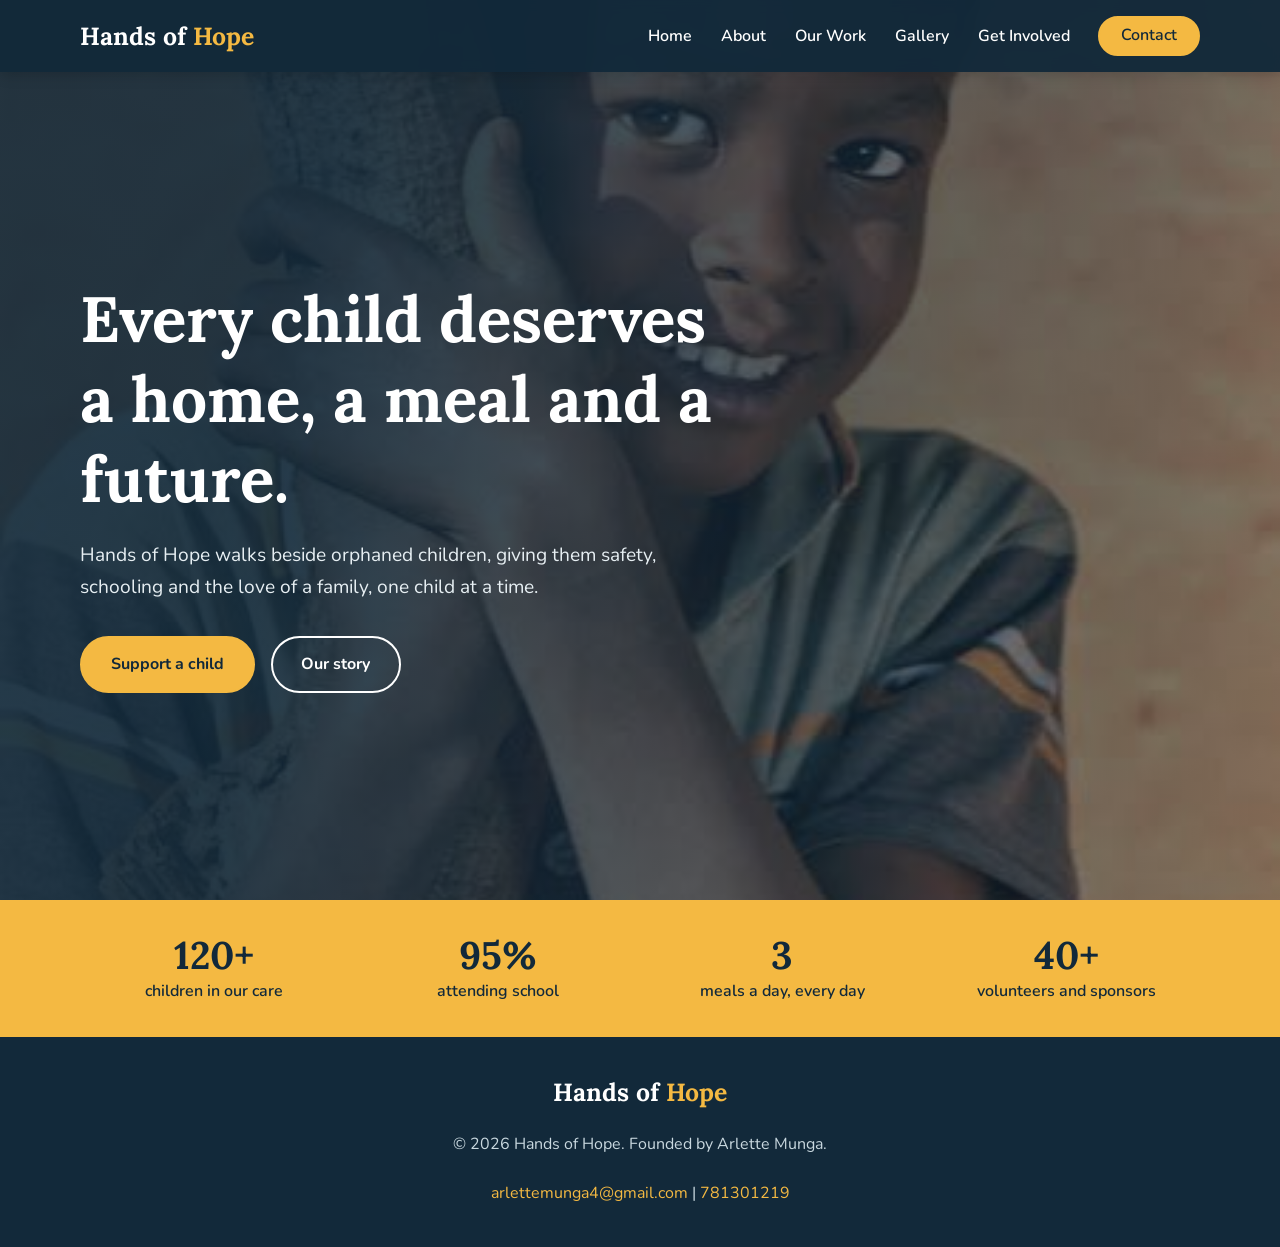
<file: index.html>
<!DOCTYPE html>
<html lang="en">
<head>
  <meta charset="UTF-8">
  <meta name="viewport" content="width=device-width, initial-scale=1">
  <title>Hands of Hope | Every child deserves a home</title>
  <meta name="description" content="Hands of Hope gives orphaned children food, education, healthcare and the love of a family.">
  <link rel="preconnect" href="https://fonts.googleapis.com">
  <link rel="preconnect" href="https://fonts.gstatic.com" crossorigin>
  <link href="https://fonts.googleapis.com/css2?family=Lora:wght@500;700&family=Nunito:wght@400;600;700&display=swap" rel="stylesheet">
  <link rel="stylesheet" href="style.css">
</head>
<body>

  <!-- NAVIGATION -->
  <header class="site-header">
    <nav class="nav container">
      <a href="index.html" class="logo">Hands of <span>Hope</span></a>

      <input type="checkbox" id="menu-toggle" class="menu-toggle" aria-label="Toggle menu">
      <label for="menu-toggle" class="menu-button" aria-hidden="true"><span></span><span></span><span></span></label>

      <ul class="nav-links">
        <li><a href="index.html">Home</a></li>
        <li><a href="About Us.html">About</a></li>
        <li><a href="work.html">Our Work</a></li>
        <li><a href="gallery.html">Gallery</a></li>
        <li><a href="Help.html">Get Involved</a></li>
        <li><a href="contact Us.html" class="btn btn-small">Contact</a></li>
      </ul>
    </nav>
  </header>

  <!-- HERO -->
  <section id="home" class="hero">
    <div class="hero-text container">
      <h1>Every child deserves a home, a meal and a future.</h1>
      <p>Hands of Hope walks beside orphaned children, giving them safety, schooling and the love of a family, one child at a time.</p>
      <div class="hero-buttons">
        <a href="Help.html" class="btn">Support a child</a>
        <a href="https://www.youtube.com/watch?v=VCeWr8OFuEs" class="btn btn-outline">Our story</a>
      </div>
    </div>
  </section>

  <!-- STATS -->
  <section class="stats">
    <div class="container stats-grid">
      <div><strong>120+</strong><span>children in our care</span></div>
      <div><strong>95%</strong><span>attending school</span></div>
      <div><strong>3</strong><span>meals a day, every day</span></div>
      <div><strong>40+</strong><span>volunteers and sponsors</span></div>
    </div>
  </section>

  


       <!-- GET INVOLVED -->

       <!--
  <section id="help" class="section section-dark">
    <div class="container">
      <h2 class="center">Be the reason a child smiles</h2>
      <p class="lead center">You do not need to do everything. You only need to do something.</p>

      <div class="cards">
        <article class="card card-light">
          <h3>Sponsor a child</h3>
          <p>Cover a child's schooling, meals and care every month and receive updates on their progress.</p>
        </article>
        <article class="card card-light">
          <h3>Donate</h3>
          <p>Any amount helps us buy food, books, medicine and clothing for children in need.</p>
        </article>
        <article class="card card-light">
          <h3>Volunteer</h3>
          <p>Give your time to teach, mentor, cook or simply play. Your presence matters.</p>
        </article>
      </div>

      <p class="center"><a href="#contact" class="btn">Talk to us today</a></p>
    </div>
  </section>

  -->

  

  <!-- CONTACT -->

          <!-- 
  <section id="contact" class="section">
    <div class="container two-col">
      <div>
        <h2>Let's talk</h2>
        <p>Have a question, want to give, or ready to volunteer? Reach out and we will reply as soon as we can.</p>
        <ul class="contact-list">
          <li><strong>Name</strong> Arlette Munga</li>
          <li><strong>Email</strong> <a href="mailto:arlettemunga4@gmail.com">arlettemunga4@gmail.com</a></li>
          <li><strong>Phone</strong> <a href="tel:+256786735360">786735360</a></li>
        </ul>
      </div>
          
    -->
           
      <!-- Opens the visitor's email app with the message ready to send -->

                  <!--

      <form class="form" action="mailto:arlettemunga4@gmail.com" method="post" enctype="text/plain">
        <label for="name">Your name</label>
        <input type="text" id="name" name="name" required>

        <label for="email">Your email</label>
        <input type="email" id="email" name="email" required>

        <label for="message">Your message</label>
        <textarea id="message" name="message" rows="5" required></textarea>

        <button type="submit" class="btn">Send message</button>
      </form>
    </div>

                  
  </section> 
  
  
                 -->

  <!-- FOOTER -->
  <footer class="footer">
    <div class="container footer-inner">
      <p class="logo">Hands of <span>Hope</span></p>
      <p>&copy; <span id="year">2026</span> Hands of Hope. Founded by Arlette Munga.</p>
      <p><a href="mailto:arlettemunga4@gmail.com">arlettemunga4@gmail.com</a> | <a href="tel:+256781301219">781301219</a></p>
    </div>
  </footer>

  <script>document.getElementById("year").textContent = new Date().getFullYear();</script>
</body>
</html>
</file>
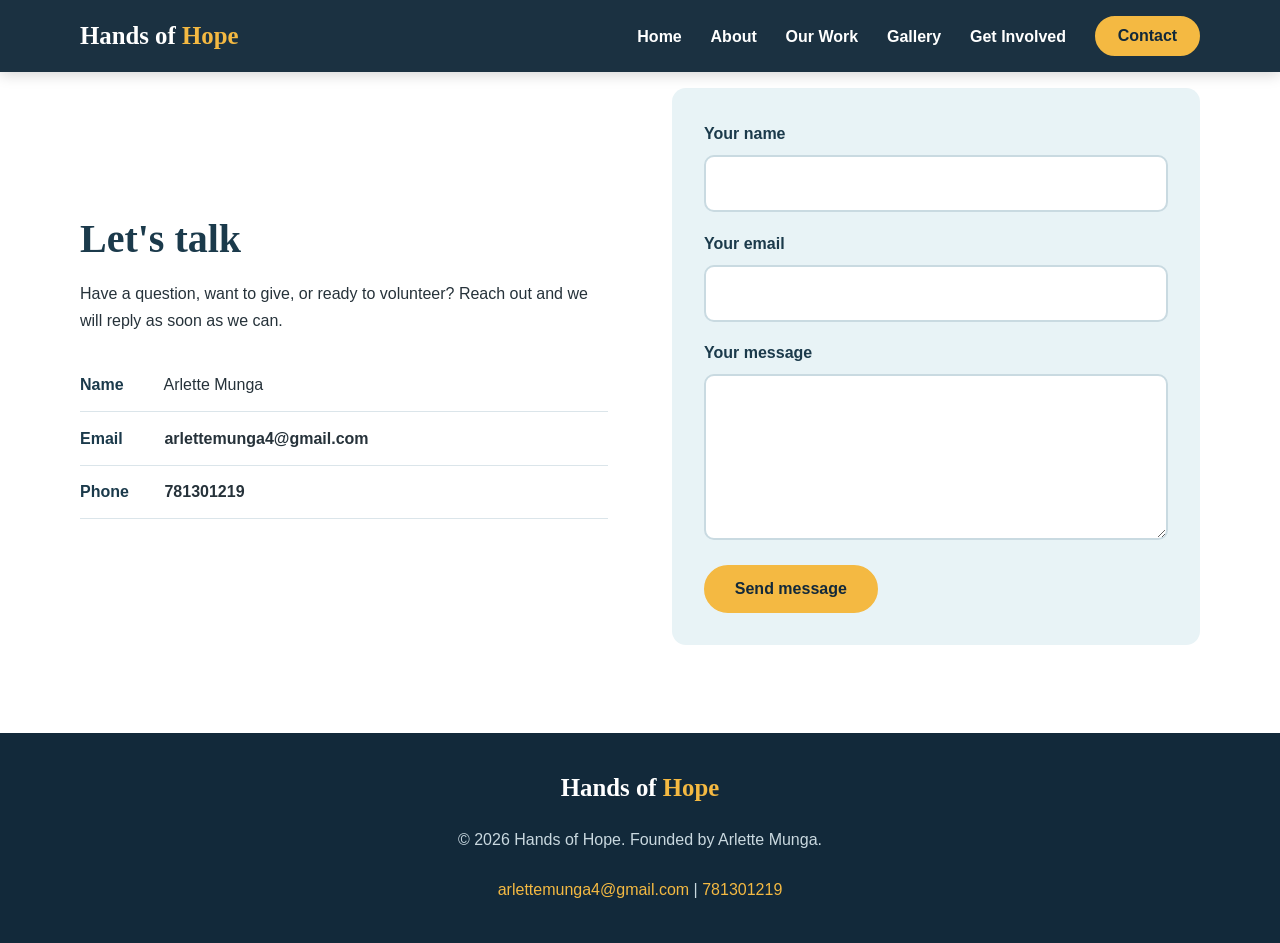
<file: contact Us.html>
<!DOCTYPE html>
<html lang="en">
<head>
    <meta charset="UTF-8">
    <meta name="viewport" content="width=device-width, initial-scale=1.0">
    <title>Document</title>
    <link rel="stylesheet" href="style.css">
</head>
<body>


  <!-- NAVIGATION -->
  <header class="site-header">
    <nav class="nav container">
      <a href="#home" class="logo">Hands of <span>Hope</span></a>

      <input type="checkbox" id="menu-toggle" class="menu-toggle" aria-label="Toggle menu">
      <label for="menu-toggle" class="menu-button" aria-hidden="true"><span></span><span></span><span></span></label>

      <ul class="nav-links">
        <li><a href="index.html">Home</a></li>
        <li><a href="About Us.html">About</a></li>
        <li><a href="work.html">Our Work</a></li>
        <li><a href="gallery.html">Gallery</a></li>
        <li><a href="Help.html">Get Involved</a></li>
        <li><a href="contact Us.html" class="btn btn-small">Contact</a></li>
      </ul>
    </nav>
  </header>


    <!-- CONTACT -->
  <section id="contact" class="section">
    <div class="container two-col">
      <div>
        <h2>Let's talk</h2>
        <p>Have a question, want to give, or ready to volunteer? Reach out and we will reply as soon as we can.</p>
        <ul class="contact-list">
          <li><strong>Name</strong> Arlette Munga</li>
          <li><strong>Email</strong> <a href="mailto:arlettemunga4@gmail.com">arlettemunga4@gmail.com</a></li>
          <li><strong>Phone</strong> <a href="tel:+256781301219">781301219</a></li>
        </ul>
      </div>

      <!-- Opens the visitor's email app with the message ready to send -->
      <form class="form" action="mailto:arlettemunga4@gmail.com" method="post" enctype="text/plain">
        <label for="name">Your name</label>
        <input type="text" id="name" name="name" required>

        <label for="email">Your email</label>
        <input type="email" id="email" name="email" required>

        <label for="message">Your message</label>
        <textarea id="message" name="message" rows="5" required></textarea>

        <button type="submit" class="btn">Send message</button>
      </form>
    </div>
  </section>

  <!-- FOOTER -->
  <footer class="footer">
    <div class="container footer-inner">
      <p class="logo">Hands of <span>Hope</span></p>
      <p>&copy; <span id="year">2026</span> Hands of Hope. Founded by Arlette Munga.</p>
      <p><a href="mailto:arlettemunga4@gmail.com">arlettemunga4@gmail.com</a> | <a href="tel:+256781301219">781301219</a></p>
    </div>
  </footer>
</body>
</html>
</file>
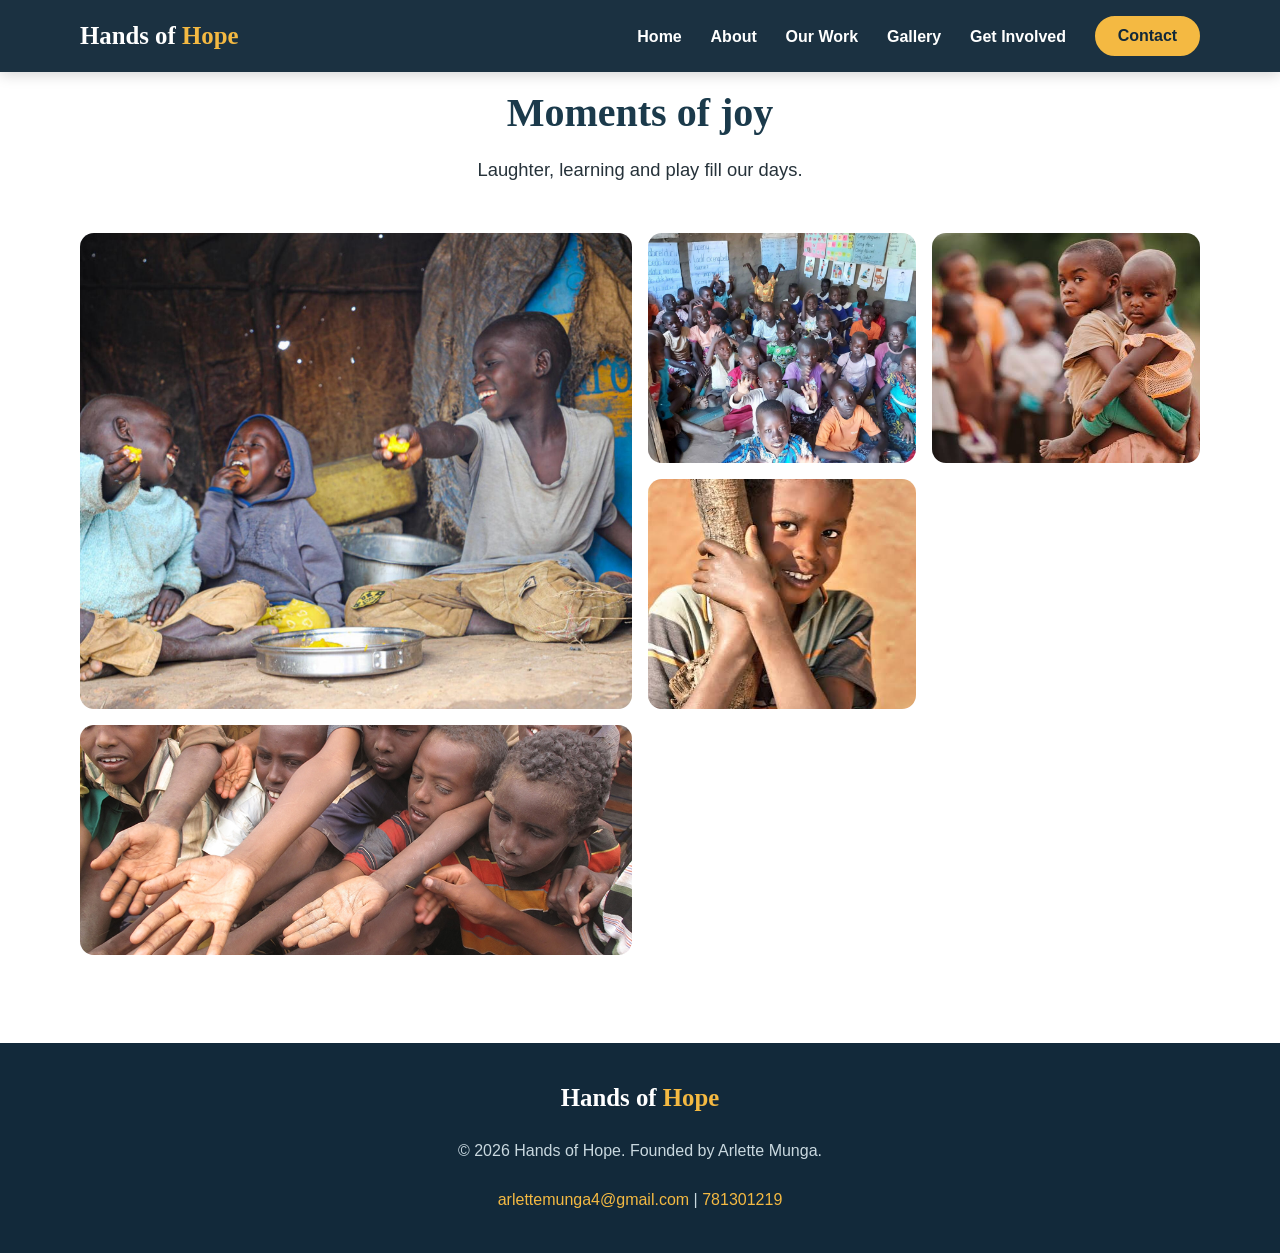
<file: gallery.html>
<!DOCTYPE html>
<html lang="en">
<head>
    <meta charset="UTF-8">
    <meta name="viewport" content="width=device-width, initial-scale=1.0">
    <title>Document</title>
    <link rel="stylesheet" href="style.css">
</head>
<body>

  <!-- NAVIGATION -->
  <header class="site-header">
    <nav class="nav container">
      <a href="#home" class="logo">Hands of <span>Hope</span></a>

      <input type="checkbox" id="menu-toggle" class="menu-toggle" aria-label="Toggle menu">
      <label for="menu-toggle" class="menu-button" aria-hidden="true"><span></span><span></span><span></span></label>

      <ul class="nav-links">
        <li><a href="index.html">Home</a></li>
        <li><a href="About Us.html">About</a></li>
        <li><a href="work.html">Our Work</a></li>
        <li><a href="gallery.html">Gallery</a></li>
        <li><a href="Help.html">Get Involved</a></li>
        <li><a href="contact Us.html" class="btn btn-small">Contact</a></li>
      </ul>
    </nav>
  </header>

  
    <!-- GALLERY -->
  <section id="gallery" class="section">
    <div class="container">
      <h2 class="center">Moments of joy</h2>
      <p class="lead center">Laughter, learning and play fill our days.</p>

      <div class="gallery">
        <figure class="g1"><img src="gallery1.jpg" alt="Children playing outdoors" loading="lazy"></figure>
        <figure><img src="gallery2.jpg" alt="Children studying in class" loading="lazy"></figure>
        <figure><img src="gallery3.jpg" alt="Children sharing a meal" loading="lazy"></figure>
        <figure><img src="gallery4.jpg" alt="A caregiver hugging a child" loading="lazy"></figure>
        <figure class="g5"><img src="gallery5.jpg" alt="Children singing together" loading="lazy"></figure>
      </div>
    </div>
  </section>

   <footer class="footer">
    <div class="container footer-inner">
      <p class="logo">Hands of <span>Hope</span></p>
      <p>&copy; <span id="year">2026</span> Hands of Hope. Founded by Arlette Munga.</p>
      <p><a href="mailto:arlettemunga4@gmail.com">arlettemunga4@gmail.com</a> | <a href="tel:+256781301219">781301219</a></p>
    </div>
  </footer>

</body>
</html>
</file>
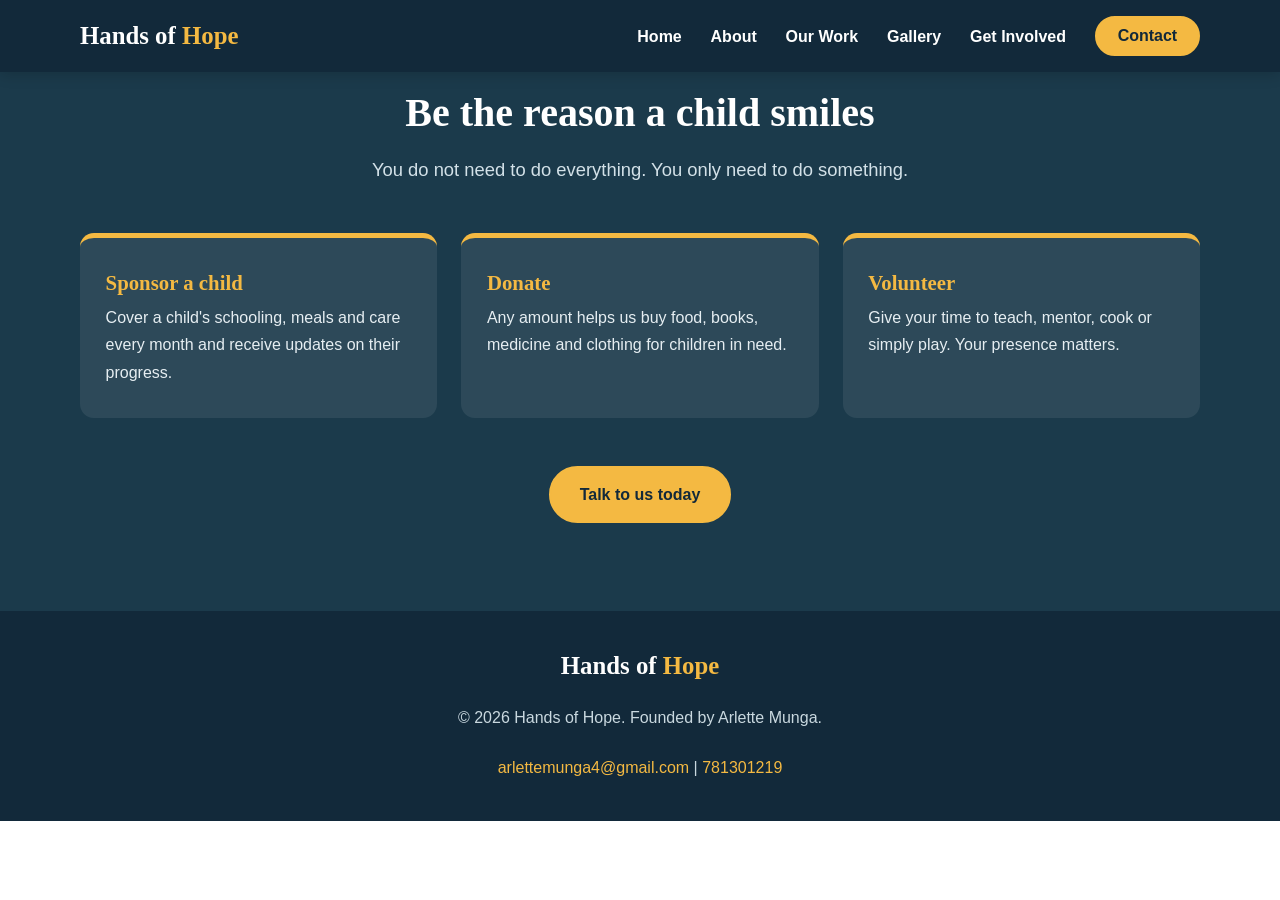
<file: Help.html>
<!DOCTYPE html>
<html lang="en">
<head>
    <meta charset="UTF-8">
    <meta name="viewport" content="width=device-width, initial-scale=1.0">
    <title>Document</title>
    <link rel="stylesheet" href="style.css">
</head>
<body>

  <!-- NAVIGATION -->
  <header class="site-header">
    <nav class="nav container">
      <a href="#home" class="logo">Hands of <span>Hope</span></a>

      <input type="checkbox" id="menu-toggle" class="menu-toggle" aria-label="Toggle menu">
      <label for="menu-toggle" class="menu-button" aria-hidden="true"><span></span><span></span><span></span></label>

      <ul class="nav-links">
        <li><a href="index.html">Home</a></li>
        <li><a href="About Us.html">About</a></li>
        <li><a href="work.html">Our Work</a></li>
        <li><a href="gallery.html">Gallery</a></li>
        <li><a href="Help.html">Get Involved</a></li>
        <li><a href="contact Us.html" class="btn btn-small">Contact</a></li>
      </ul>
    </nav>
  </header>


    <!-- GET INVOLVED -->
  <section id="help" class="section section-dark">
    <div class="container">
      <h2 class="center">Be the reason a child smiles</h2>
      <p class="lead center">You do not need to do everything. You only need to do something.</p>

      <div class="cards">
        <article class="card card-light">
          <h3>Sponsor a child</h3>
          <p>Cover a child's schooling, meals and care every month and receive updates on their progress.</p>
        </article>
        <article class="card card-light">
          <h3>Donate</h3>
          <p>Any amount helps us buy food, books, medicine and clothing for children in need.</p>
        </article>
        <article class="card card-light">
          <h3>Volunteer</h3>
          <p>Give your time to teach, mentor, cook or simply play. Your presence matters.</p>
        </article>
      </div>

      <p class="center"><a href="#contact" class="btn">Talk to us today</a></p>
    </div>
  </section>

   <footer class="footer">
    <div class="container footer-inner">
      <p class="logo">Hands of <span>Hope</span></p>
      <p>&copy; <span id="year">2026</span> Hands of Hope. Founded by Arlette Munga.</p>
      <p><a href="mailto:arlettemunga4@gmail.com">arlettemunga4@gmail.com</a> | <a href="tel:+256781301219">781301219</a></p>
    </div>
  </footer>

</body>
</html>
</file>
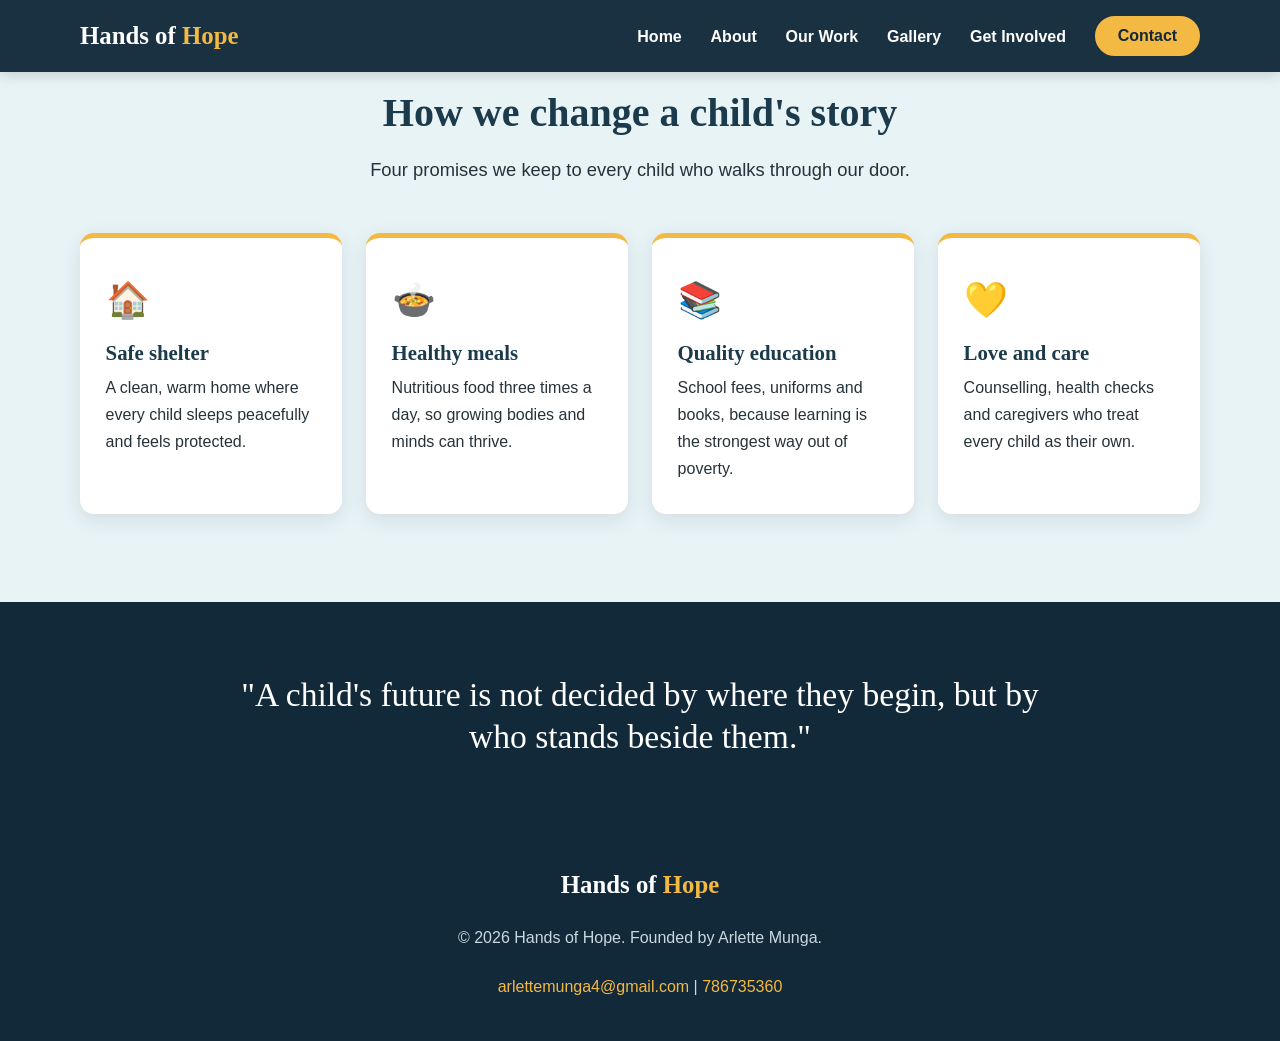
<file: work.html>
<!DOCTYPE html>
<html lang="en">
<head>
    <meta charset="UTF-8">
    <meta name="viewport" content="width=device-width, initial-scale=1.0">
    <title>our work</title>
    <link rel="stylesheet" href="style.css">
</head>
<body>
    <!-- NAVIGATION -->
  <header class="site-header">
    <nav class="nav container">
      <a href="index.html" class="logo">Hands of <span>Hope</span></a>

      <input type="checkbox" id="menu-toggle" class="menu-toggle" aria-label="Toggle menu">
      <label for="menu-toggle" class="menu-button" aria-hidden="true"><span></span><span></span><span></span></label>

      <ul class="nav-links">
        <li><a href="index.html">Home</a></li>
        <li><a href="About Us.html">About</a></li>
        <li><a href="work.html">Our Work</a></li>
        <li><a href="gallery.html">Gallery</a></li>
        <li><a href="Help.html">Get Involved</a></li>
        <li><a href="contact Us.html" class="btn btn-small">Contact</a></li>
      </ul>
    </nav>
  </header>

    
  <!-- OUR WORK -->
  <section id="work" class="section section-tint">
    <div class="container">
      <h2 class="center">How we change a child's story</h2>
      <p class="lead center">Four promises we keep to every child who walks through our door.</p>

      <div class="cards">
        <article class="card">
          <div class="icon">🏠</div>
          <h3>Safe shelter</h3>
          <p>A clean, warm home where every child sleeps peacefully and feels protected.</p>
        </article>
        <article class="card">
          <div class="icon">🍲</div>
          <h3>Healthy meals</h3>
          <p>Nutritious food three times a day, so growing bodies and minds can thrive.</p>
        </article>
        <article class="card">
          <div class="icon">📚</div>
          <h3>Quality education</h3>
          <p>School fees, uniforms and books, because learning is the strongest way out of poverty.</p>
        </article>
        <article class="card">
          <div class="icon">💛</div>
          <h3>Love and care</h3>
          <p>Counselling, health checks and caregivers who treat every child as their own.</p>
        </article>
      </div>
    </div>
  </section>

  <!-- QUOTE -->
  <section class="quote">
    <div class="container">
      <blockquote>
        "A child's future is not decided by where they begin, but by who stands beside them."
      </blockquote>
    </div>
  </section>

   <footer class="footer">
    <div class="container footer-inner">
      <p class="logo">Hands of <span>Hope</span></p>
      <p>&copy; <span id="year">2026</span> Hands of Hope. Founded by Arlette Munga.</p>
      <p><a href="mailto:arlettemunga4@gmail.com">arlettemunga4@gmail.com</a> | <a href="tel:+256786735360">786735360</a></p>
    </div>
  </footer>

  
</body>
</html>
</file>
<file: style.css>
/* ---------- Colours & basics ---------- */
:root {
  --navy: #1b3a4b;
  --navy-deep: #12293a;
  --sun: #f4b942;
  --sun-dark: #d99a1c;
  --sky: #e8f3f6;
  --ink: #26323a;
  --white: #ffffff;
  --radius: 14px;
}

* { box-sizing: border-box; margin: 0; padding: 0; }
html { scroll-behavior: smooth; scroll-padding-top: 76px; }

body {
  font-family: "Nunito", "Segoe UI", Arial, sans-serif;
  color: var(--ink);
  line-height: 1.7;
  background: var(--white);
}

h1, h2, h3, .logo, blockquote {
  font-family: "Lora", Georgia, serif;
  line-height: 1.25;
  color: var(--navy);
}

img { max-width: 100%; display: block; }
a { color: inherit; }
.container { width: min(1120px, 92%); margin-inline: auto; }
.center { text-align: center; }

:focus-visible { outline: 3px solid var(--sun); outline-offset: 3px; }

/* ---------- Buttons ---------- */
.btn {
  display: inline-block;
  background: var(--sun);
  color: var(--navy-deep);
  font-weight: 700;
  padding: 0.8rem 1.8rem;
  border-radius: 999px;
  border: 2px solid var(--sun);
  text-decoration: none;
  cursor: pointer;
  font-size: 1rem;
  font-family: inherit;
  transition: background 0.2s, transform 0.2s;
}
.btn:hover { background: var(--sun-dark); border-color: var(--sun-dark); transform: translateY(-2px); }
.btn-outline { background: transparent; color: var(--white); border-color: var(--white); }
.btn-outline:hover { background: var(--white); color: var(--navy); border-color: var(--white); }
.btn-small { padding: 0.45rem 1.3rem; }

/* ---------- Navigation ---------- */
.site-header {
  position: fixed;
  top: 0; left: 0; right: 0;
  z-index: 100;
  background: rgba(18, 41, 58, 0.96);
  backdrop-filter: blur(6px);
  box-shadow: 0 2px 14px rgba(0, 0, 0, 0.18);
}
.nav {
  display: flex;
  align-items: center;
  justify-content: space-between;
  height: 72px;
}
.logo { font-size: 1.55rem; font-weight: 700; color: var(--white); text-decoration: none; }
.logo span { color: var(--sun); }

.nav-links { display: flex; align-items: center; gap: 1.8rem; list-style: none; }
.nav-links a {
  color: var(--white);
  text-decoration: none;
  font-weight: 600;
  position: relative;
  padding-block: 0.3rem;
}
.nav-links a:not(.btn)::after {
  content: "";
  position: absolute;
  left: 0; bottom: 0;
  width: 0; height: 2px;
  background: var(--sun);
  transition: width 0.25s;
}
.nav-links a:not(.btn):hover::after { width: 100%; }
.nav-links a.btn { color: var(--navy-deep); }

.menu-toggle { display: none; }
.menu-button { display: none; cursor: pointer; flex-direction: column; gap: 5px; padding: 8px; }
.menu-button span { width: 26px; height: 3px; background: var(--white); border-radius: 2px; transition: 0.3s; }

/* ---------- Hero ---------- */
.hero {
  min-height: 100vh;
  display: flex;
  align-items: center;
  padding-top: 72px;
  color: var(--white);
  /* Replace images/hero.jpg with your own photo */
  background:
    linear-gradient(100deg, rgba(18, 41, 58, 0.92) 25%, rgba(18, 41, 58, 0.45)),
    url("hero.jpg") center / cover no-repeat,
    var(--navy);
}
.hero-text { max-width: 1120px; }
.hero h1 { color: var(--white); font-size: clamp(2.2rem, 5.5vw, 4rem); max-width: 16ch; margin-bottom: 1.2rem; }
.hero p { font-size: 1.2rem; max-width: 52ch; margin-bottom: 2rem; color: #e6eef2; }
.hero-buttons { display: flex; flex-wrap: wrap; gap: 1rem; }

/* ---------- Stats ---------- */
.stats { background: var(--sun); }
.stats-grid {
  display: grid;
  grid-template-columns: repeat(4, 1fr);
  gap: 1rem;
  padding-block: 2rem;
  text-align: center;
}
.stats strong { display: block; font-family: "Lora", serif; font-size: 2.4rem; color: var(--navy-deep); line-height: 1.2; }
.stats span { font-weight: 600; color: var(--navy-deep); }

/* ---------- Sections ---------- */
.section { padding: 5.5rem 0; }
.section-tint { background: var(--sky); }
.section-dark { background: var(--navy); }
.section-dark h2 { color: var(--white); }
.section-dark .lead { color: #d3e1e8; }

h2 { font-size: clamp(1.8rem, 3.5vw, 2.5rem); margin-bottom: 1rem; }
h3 { font-size: 1.3rem; margin-bottom: 0.5rem; }
.lead { font-size: 1.15rem; max-width: 58ch; margin: 0 auto 3rem; }
p + p { margin-top: 1rem; }

.two-col {
  display: grid;
  grid-template-columns: 1fr 1fr;
  gap: 4rem;
  align-items: center;
}
.photo img {
  width: 100%;
  aspect-ratio: 4 / 3;
  object-fit: cover;
  border-radius: var(--radius);
  background: linear-gradient(135deg, var(--navy), #3b6b82); /* shows until you add your photo */
  box-shadow: 14px 14px 0 var(--sun);
}
.signature { font-family: "Lora", serif; font-size: 1.4rem; color: var(--navy); margin-top: 1.5rem; }
.signature small { font-family: "Nunito", sans-serif; font-size: 0.95rem; color: var(--ink); }

/* ---------- Cards ---------- */
.cards { display: grid; grid-template-columns: repeat(auto-fit, minmax(230px, 1fr)); gap: 1.5rem; margin-bottom: 3rem; }
.card {
  background: var(--white);
  padding: 2rem 1.6rem;
  border-radius: var(--radius);
  border-top: 5px solid var(--sun);
  box-shadow: 0 6px 20px rgba(18, 41, 58, 0.1);
}
.card .icon { font-size: 2.2rem; margin-bottom: 0.6rem; }
.card-light { background: rgba(255, 255, 255, 0.08); box-shadow: none; color: #e6eef2; }
.card-light h3 { color: var(--sun); }
#work .cards { margin-bottom: 0; }

/* ---------- Quote ---------- */
.quote { background: var(--navy-deep); padding: 4.5rem 0; text-align: center; }
.quote blockquote { color: var(--white); font-size: clamp(1.4rem, 3vw, 2.1rem); font-weight: 500; max-width: 24em; margin: 0 auto; }

/* ---------- Gallery ---------- */
.gallery {
  display: grid;
  grid-template-columns: repeat(4, 1fr);
  grid-auto-rows: 230px;
  gap: 1rem;
}
.gallery figure {
  overflow: hidden;
  border-radius: var(--radius);
  background: linear-gradient(135deg, var(--navy), #3b6b82); /* shows until you add photos */
}
.gallery img { width: 100%; height: 100%; object-fit: cover; transition: transform 0.4s; }
.gallery figure:hover img { transform: scale(1.06); }
.gallery .g1 { grid-column: span 2; grid-row: span 2; }
.gallery .g5 { grid-column: span 2; }

/* ---------- Contact ---------- */
.contact-list { list-style: none; margin-top: 1.5rem; }
.contact-list li { padding: 0.8rem 0; border-bottom: 1px solid #dbe5ea; }
.contact-list strong { display: inline-block; width: 80px; color: var(--navy); }
.contact-list a { text-decoration: none; font-weight: 600; }
.contact-list a:hover { color: var(--sun-dark); }

.form { background: var(--sky); padding: 2rem; border-radius: var(--radius); display: grid; gap: 0.5rem; }
.form label { font-weight: 700; color: var(--navy); }
.form input, .form textarea {
  width: 100%;
  padding: 0.8rem 1rem;
  border: 2px solid #c9dae1;
  border-radius: 10px;
  font: inherit;
  margin-bottom: 0.6rem;
  background: var(--white);
}
.form input:focus, .form textarea:focus { outline: none; border-color: var(--navy); }
.form .btn { justify-self: start; margin-top: 0.5rem; }

/* ---------- Footer ---------- */
.footer { background: var(--navy-deep); color: #c9d8df; padding: 2.5rem 0; text-align: center; }
.footer-inner { display: grid; gap: 0.4rem; }
.footer a { color: var(--sun); text-decoration: none; }

/* ---------- Tablet & mobile ---------- */
@media (max-width: 860px) {
  .menu-button { display: flex; }
  .nav-links {
    position: absolute;
    top: 72px; left: 0; right: 0;
    flex-direction: column;
    gap: 0;
    background: var(--navy-deep);
    max-height: 0;
    overflow: hidden;
    transition: max-height 0.35s;
  }
  .nav-links li { width: 100%; text-align: center; }
  .nav-links a { display: block; padding: 1rem; }
  .nav-links a.btn { display: inline-block; margin: 0.5rem 0 1.2rem; }
  .menu-toggle:checked ~ .nav-links { max-height: 500px; }
  .menu-toggle:checked + .menu-button span:nth-child(1) { transform: translateY(8px) rotate(45deg); }
  .menu-toggle:checked + .menu-button span:nth-child(2) { opacity: 0; }
  .menu-toggle:checked + .menu-button span:nth-child(3) { transform: translateY(-8px) rotate(-45deg); }

  .two-col { grid-template-columns: 1fr; gap: 2.5rem; }
  .stats-grid { grid-template-columns: repeat(2, 1fr); }
  .gallery { grid-template-columns: repeat(2, 1fr); grid-auto-rows: 180px; }
  .gallery .g1 { grid-column: span 2; grid-row: span 1; }
  .section { padding: 4rem 0; }
}

@media (prefers-reduced-motion: reduce) {
  html { scroll-behavior: auto; }
  * { transition: none !important; }
}
</file>
